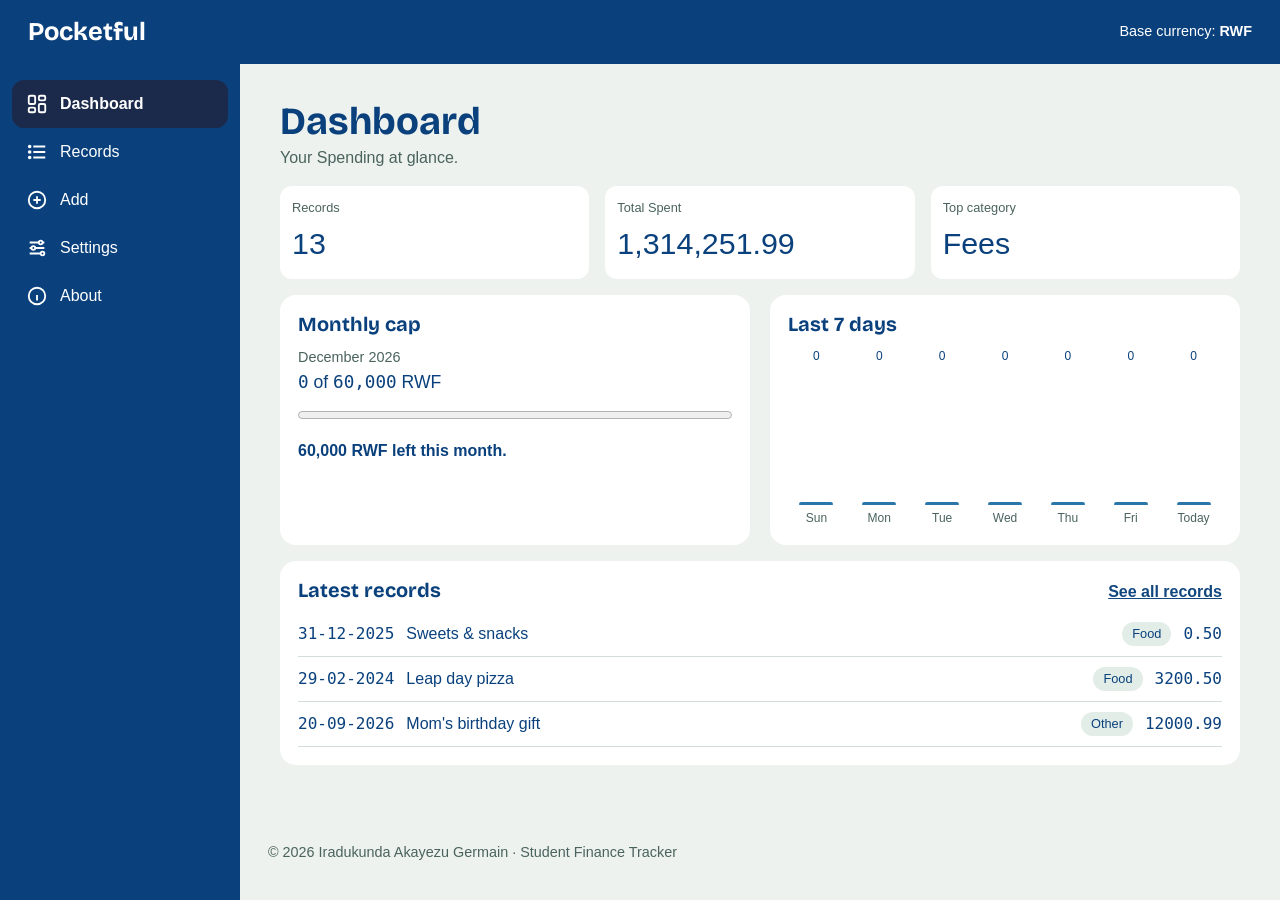
<file: index.html>
<!DOCTYPE html>
<html lang="en">
<head>
    <meta charset="UTF-8">
    <meta name="viewport" content="width=device-width, initial-scale=1.0">
    <title>Pocketful | Student Finance Tracker</title>
    <meta name="theme-color" content="#023e8a">
    <link rel="icon" href="data:image/svg+xml,%3Csvg xmlns='http://www.w3.org/2000/svg' viewBox='0 0 32 32'%3E%3Crect width='32' height='32' rx='8' fill='%230B1D3A'/%3E%3Ctext x='16' y='23' font-size='20' font-family='Arial' font-weight='700' text-anchor='middle' fill='%23A5F3E8'%3EP%3C/text%3E%3C/svg%3E">
    <link rel="preconnect" href="https://fonts.googleapis.com">
    <link rel="preconnect" href="https://fonts.gstatic.com" crossorigin>
    <link href="https://fonts.googleapis.com/css2?family=Bricolage+Grotesque:opsz,wght@12..96,200..800&family=Inter:ital,opsz,wght@0,14..32,100..900;1,14..32,100..900&family=Montserrat:ital,wght@0,100..900;1,100..900&family=Poppins:ital,wght@0,100;0,200;0,300;0,400;0,500;0,600;0,700;0,800;0,900;1,100;1,200;1,300;1,400;1,500;1,600;1,700;1,800;1,900&family=Roboto:ital,wght@0,100..900;1,100..900&display=swap" rel="stylesheet">
    <link rel="stylesheet" href="styles/main.css">
</head>
<body>
    <header class="site-header">
        <h1 class="brand">Pocketful</h1>
        <p class="header-note">Base currency: <strong id="base-currency-label">RWF</strong></p>
    </header>

    <nav class="site-nav" aria-label="main">
        <ul>
             <li>
                <a href="#dashboard">
                    <svg viewBox="0 0 24 24" aria-hidden="true"><rect x="3" y="3" width="7" height="9" rx="1.5"></rect><rect x="14" y="3" width="7" height="5" rx="1.5"></rect><rect x="14" y="12" width="7" height="9" rx="1.5"></rect><rect x="3" y="16" width="7" height="5" rx="1.5"></rect></svg>
                    <span>Dashboard</span>
                </a>
            </li>

            <li>
                <a href="#records">
                    <svg viewBox="0 0 24 24" aria-hidden="true"><path d="M8 6h13M8 12h13M8 18h13"></path><circle cx="4" cy="6" r="1"></circle><circle cx="4" cy="12" r="1"></circle><circle cx="4" cy="18" r="1"></circle></svg>
                    <span>Records</span>
                </a>
            </li>

            <li>
                <a href="#form">
                    <svg viewBox="0 0 24 24" aria-hidden="true"><circle cx="12" cy="12" r="9"></circle><path d="M12 8v8M8 12h8"></path></svg>
                    <span>Add</span>
                </a>
            </li>

            <li>
                <a href="#settings">
                    <svg viewBox="0 0 24 24" aria-hidden="true"><path d="M4 6h10M18 6h2M4 12h2M10 12h10M4 18h12"></path><circle cx="16" cy="6" r="2"></circle><circle cx="8" cy="12" r="2"></circle><circle cx="18" cy="18" r="2"></circle></svg>
                    <span>Settings</span>
                </a>
            </li>

            <li>
                    <a href="#about">
                    <svg viewBox="0 0 24 24" aria-hidden="true"><circle cx="12" cy="12" r="9"></circle><path d="M12 11v6M12 7.5v.01"></path></svg>
                    <span>About</span>
                </a>
            </li>
        </ul>
    </nav>





<!-- ========== DASHBOARD ========== -->

    <main id="main" tabindex="-1">
        <p id="app-notice" class="status has-error" role="status"></p>
        <section id="dashboard" aria-labelledby="dashboard-title">
            <h2 id="dashboard-title">Dashboard</h2>
            <p class="lead">Your Spending at glance.</p>

            <dl class="stats">
                <div class="stat">
                    <dt>Records</dt>
                    <dd id="stat-count">0</dd>
                </div>
                <div class="stat">
                    <dt>Total Spent</dt>
                    <dd id="stat-sum">0</dd>
                    <dd id="stat-converted" class="stat-note"></dd>
                </div>
                <div class="stat">
                    <dt>Top category</dt>
                    <dd id="stat-top">None yet</dd>
                </div>
            </dl>

            <div class="dash-grid">
                <div class="card cap" id="cap-card" data-state="calm">
                    <h3 id="cap-title">Monthly cap</h3>
                    <p id="cap-month" class="hint"></p>
                    <p class="cap-numbers"><span id="cap-spent" class="mono">0</span> of <span id="cap-limit" class="mono">60,000</span> RWF</p>
                    <progress class="meter" id="cap-meter" max="100" value="0" aria-labelledby="cap-title">0%</progress>
                    <p id="cap-message-polite" class="cap-message" aria-live="polite"></p>
                    <p id="cap-message-assertive" class="cap-message" aria-live="assertive"></p>
                </div>

                <div class="card">
                    <h3>Last 7 days</h3>
                    <ol class="bars" id="trend" aria-label="Spending for each the last 7 days">
                        <li><span class="bar-value">0</span><span class="bar-track"><span class="bar" style="--h: 0%"></span></span><span class="bar-day">Day 1</span></li>
                        <li><span class="bar-value">0</span><span class="bar-track"><span class="bar" style="--h: 0%"></span></span><span class="bar-day">Day 2</span></li>
                        <li><span class="bar-value">0</span><span class="bar-track"><span class="bar" style="--h: 0%"></span></span><span class="bar-day">Day 3</span></li>
                        <li><span class="bar-value">0</span><span class="bar-track"><span class="bar" style="--h: 0%"></span></span><span class="bar-day">Day 4</span></li>
                        <li><span class="bar-value">0</span><span class="bar-track"><span class="bar" style="--h: 0%"></span></span><span class="bar-day">Day 5</span></li>
                        <li><span class="bar-value">0</span><span class="bar-track"><span class="bar" style="--h: 0%"></span></span><span class="bar-day">Day 6</span></li>
                        <li><span class="bar-value">0</span><span class="bar-track"><span class="bar" style="--h: 0%"></span></span><span class="bar-day">Today</span></li>
                    </ol>
                </div>
            </div>

            <div class="card">
                <div class="card-head">
                    <h3>Latest records</h3>
                    <a href="#records">See all records</a>
                </div>
                <ul class="latest" id="latest-list">
                    <li class="empty">No records yet. Add your first expense.</li>
                </ul>
            </div>
        </section>





        <!-- ========= Records ========= -->
         <section id="records" aria-labelledby="records-title">
            <h2 id="records-title">Records</h2>
            <p class="lead">Find anything</p>

            <div class="card toolbar" role="search" aria-label="Search and sort records">
                <div class="field grow">
                    <label for="search-input">Search</label>
                    <input type="text" id="search-input" placeholder="Coffee" autocomplete="off" spellcheck="false" aria-labelledby="search-help search-status">
                </div>
                <div class="field">
                    <label for="sort-select">Sort by</label>
                    <select id="sort-select">
                        <option value="date-desc">Date, newest first</option>
                        <option value="date-asc">Date, oldest first</option>
                        <option value="description-asc">Description A to Z</option>
                        <option value="description-desc">Description Z to A</option>
                        <option value="amount-desc">Amount, high to low</option>
                        <option value="amount-asc">Amount, low to high</option>
                    </select>
                </div>
                
                <label class="check">
                    <input type="checkbox" id="search-case" checked>
                    <span>Ignore case</span>
                </label>
                <p id="search-help" class="hint">Try <code>coffee, bus</code></p>
                <p id="search-status" class="status" role="status"></p>
            </div>

            <div class="table-wrap">
                <table class="records-table">
                    <caption class="sr-only">Your expenses</caption>
                    <thead>
                        <tr>
                            <th scope="col">Date</th>
                            <th scope="col">Description</th>
                            <th scope="col">Category</th>
                            <th scope="col" class="num">Amount</th>
                            <th scope="col" class="actions-head">Actions</th>
                        </tr>
                    </thead>

                    <tbody id="records-body"></tbody>
                </table>
            </div>
            <p id="records-status" class="status" role="status"></p>
         </section>




         <!-- ============ ADD/EDIT FORM ============ -->

         <section id="form" aria-labelledby="form-title">
            <h2 id="form-title">Add expense</h2>
            <p class="lead">Every field is checked as you type.</p>

            <form class="card form-grid" id="record-form" novalidate>
                <input type="hidden" id="record-id">

                <div class="field span-2">
                    <label for="description">Description</label>
                    <input type="text" id="description" autocomplete="off" aria-describedby="description-hint description-error">
                    <p id="description-hint" class="hint">No spaces at the start or end.</p>
                    <p id="description-error" class="error" aria-live="polite"></p>
                </div>

                <div class="field">
                    <label for="amount"> Amount <span class="currency-label">RWF</span></label>
                    <input type="text" id="amount" inputmode="decimal" autocomplete="off" aria-describedby="amount-hint amount-error">
                    <p id="amount-hint" class="hint">Numbers only up to 2 decimals.</p>
                    <p id="amount-error" class="error" aria-live="polite"></p>
                </div>

                <div class="field">
                    <label for="date">Date</label>
                    <input type="text" id="date" inputmode="numeric" placeholder="DD-MM-YYYY" autocomplete="off" aria-describedby="date-hint date-error">
                    <p id="date-hint" class="hint">Format: DD-MM-YYYY</p>
                    <p id="date-error" class="error" aria-live="polite"></p>
                </div>

                <div class="field span-2">
                    <label for="category">Category</label>
                    <input type="text" id="category" list="category-options" autocomplete="off" aria-describedby="category-hint category-error">
                    <datalist id="category-options">
                        <option value="Food"></option>
                        <option value="Drink"></option>
                        <option value="Books"></option>
                        <option value="Transport"></option>
                        <option value="Entertainment"></option>
                        <option value="Fees"></option>
                        <option value="other"></option>
                    </datalist>
                    <p id="category-hint" class="hint">Letters, spaces and hyphens only.</p>
                    <p id="category-error" class="error" aria-live="polite"></p>
                </div>

                <div class="form-actions span-2">
                    <button type="submit" class="btn btn-primary" id="save-btn">Save expense</button>
                    <button type="reset" class="btn btn-outline" id="cancel-btn">Cancel</button>
                </div>
                <p id="form-status" class="status span-2" role="status"></p>
            </form>
         </section>




         <!-- ============ SETTINGS ============ -->

         <section id="settings" aria-labelledby="settings-title">
            <h2 id="settings-title">Settings</h2>
            <p class="lead">Everything saves on this device as you change it.</p>

            <div class="settings-grid">
                <div class="card">
                    <h3>Monthly cap</h3>
                    <div class="field">
                        <label for="cap-input">Most you want to spend <span class="curreny-label">RWF</span></label>
                        <input type="text" id="cap-input" inputmode="decimal" value="60000" autocomplete="off" aria-describedby="cap-input-error">
                        <p id="cap-input-error" class="error" aria-live="polite"></p>
                    </div>
                </div>

                <div class="card">
                    <h3>Currencies</h3>
                    <p class="base-currency">Base Currency: <strong class="mono">RWF</strong></p>
                    <fieldset class="rates">
                        <legend>Exchange rates (you type them)</legend>
                        <div class="rate-row">
                            <label for="rate-usd">1 USD =</label>
                            <input type="text" id="rate-usd" inputmode="decimal" placeholder="Your rate" autocomplete="off" aria-describedby="rate-usd-unit rate-usd-error">
                            <span id="rate-usd-unit">RWF</span>
                        </div>

                        <p id="rate-usd-error" class="error" aria-live="polite"></p>
                        <div class="rate-row">
                            <label for="rate-eur">1 EUR =</label>
                            <input type="text" id="rate-eur" inputmode="decimal" placeholder="Your rate" autocomplete="off" aria-describedby="rate-eur-unit rate-eur-error">
                            <span id="rate-eur-unit">RWF</span>
                        </div>
                        <p id="rate-eur-error" class="error" aria-live="polite"></p>
                    </fieldset>
                </div>

                <div class="card">
                    <h3>Categories</h3>
                    <ul class="chips" id="category-list"></ul>

                    <div class="add-category">
                        <div class="field grow">
                            <label for="new-category">New category</label>
                            <input type="text" id="new-category" placeholder="Letters, spaces and hyphens" autocomplete="off" aria-describedby="new-category-error">
                        </div>
                        <button type="button" class="btn btn-primary" id="add-category-btn">Add</button>
                    </div>
                    <p id="new-category-error" class="error" aria-live="polite"></p>
                    <p id="category-status" class="status" role="status"></p>
                </div>

                <div class="card">
                    <h3>Your data</h3>
                    <div class="button-row">
                        <button type="button" class="btn btn-outline" id="export-btn">Export JSON</button>
                        <button type="button" class="btn btn-danger-outline" id="reset-btn">Reset everything</button>
                    </div>
                    
                    <div class="field">
                        <label for="import-file">Import JSON file</label>
                        <input type="file" id="import-file" accept=".json,application/json">
                    </div>
                    <p id="data-status" class="status" role="status"></p>
                    <label class="check">
                        <input type="checkbox" id="theme-toggle" role="switch">
                        <span>Dark mode</span>
                    </label>
                </div>

            </div>
         </section>




         <!-- ============ ABOUT ============ -->

         <section id="about" aria-labelledby="about-title">
            <h2 id="about-title">About</h2>
            <div class="card">
                <p>Pocketful is student based finance tracker, where students are be able to monitor and manage their daily spendings. The app is built with plain HTML, CSS, and JavaScript no further frameworks are used.</p>
                <p>This app usually allows students to track the outflow of their money through recording every expense they spend on. Not only it records expenses, but also helps in making financial decisions. It suits well students and non-students users. <br><br> Everyone is welcome to use it. </p>

                <h3>Contact</h3>
                <ul class="contact">
                    <li>GitHub: <a href="https://github.com/akagermain" target="_blank">akagermain</a></li>
                    <li>Email: <a href="mailto:" target="_blank">g.iradukund2@alustudent.com</a></li>
                </ul>
            </div>
         </section>
    </main>




    <footer class="site-footer">
        <p>&copy; 2026 Iradukunda Akayezu Germain &middot; Student Finance Tracker</p>
    </footer>

    <div id="toast" class="toast" aria-hidden="true"></div>

    <dialog id="delete-dialog" aria-labelledby="delete-title">
        <form method="dialog">
            <h3 id="delete-title">Delete this record?</h3>
            <p id="delete-text"></p>
            <div class="form-actions">
                <button type="submit" value="confirm" class="btn btn-danger-outline">Yes, delete</button>
                <button type="submit" value="Cancel" class="btn btn-outline">Keep it</button>
            </div>
        </form>
    </dialog>

    <dialog id="confirm-dialog" aria-labelledby="confirm-title">
        <form method="dialog">
            <h3 id="confirm-title"></h3>
            <p id="confirm-text"></p>
            <div class="form-actions">
                <button type="submit" value="confirm" id="confirm-yes" class="btn btn-danger-outline"></button>
                <button type="submit" value="cancel" class="btn btn-outline">Cancel</button>
            </div>
        </form>
    </dialog>

    <script type="module" src="./scripts/main.js"></script>


</body>
</html>
</file>
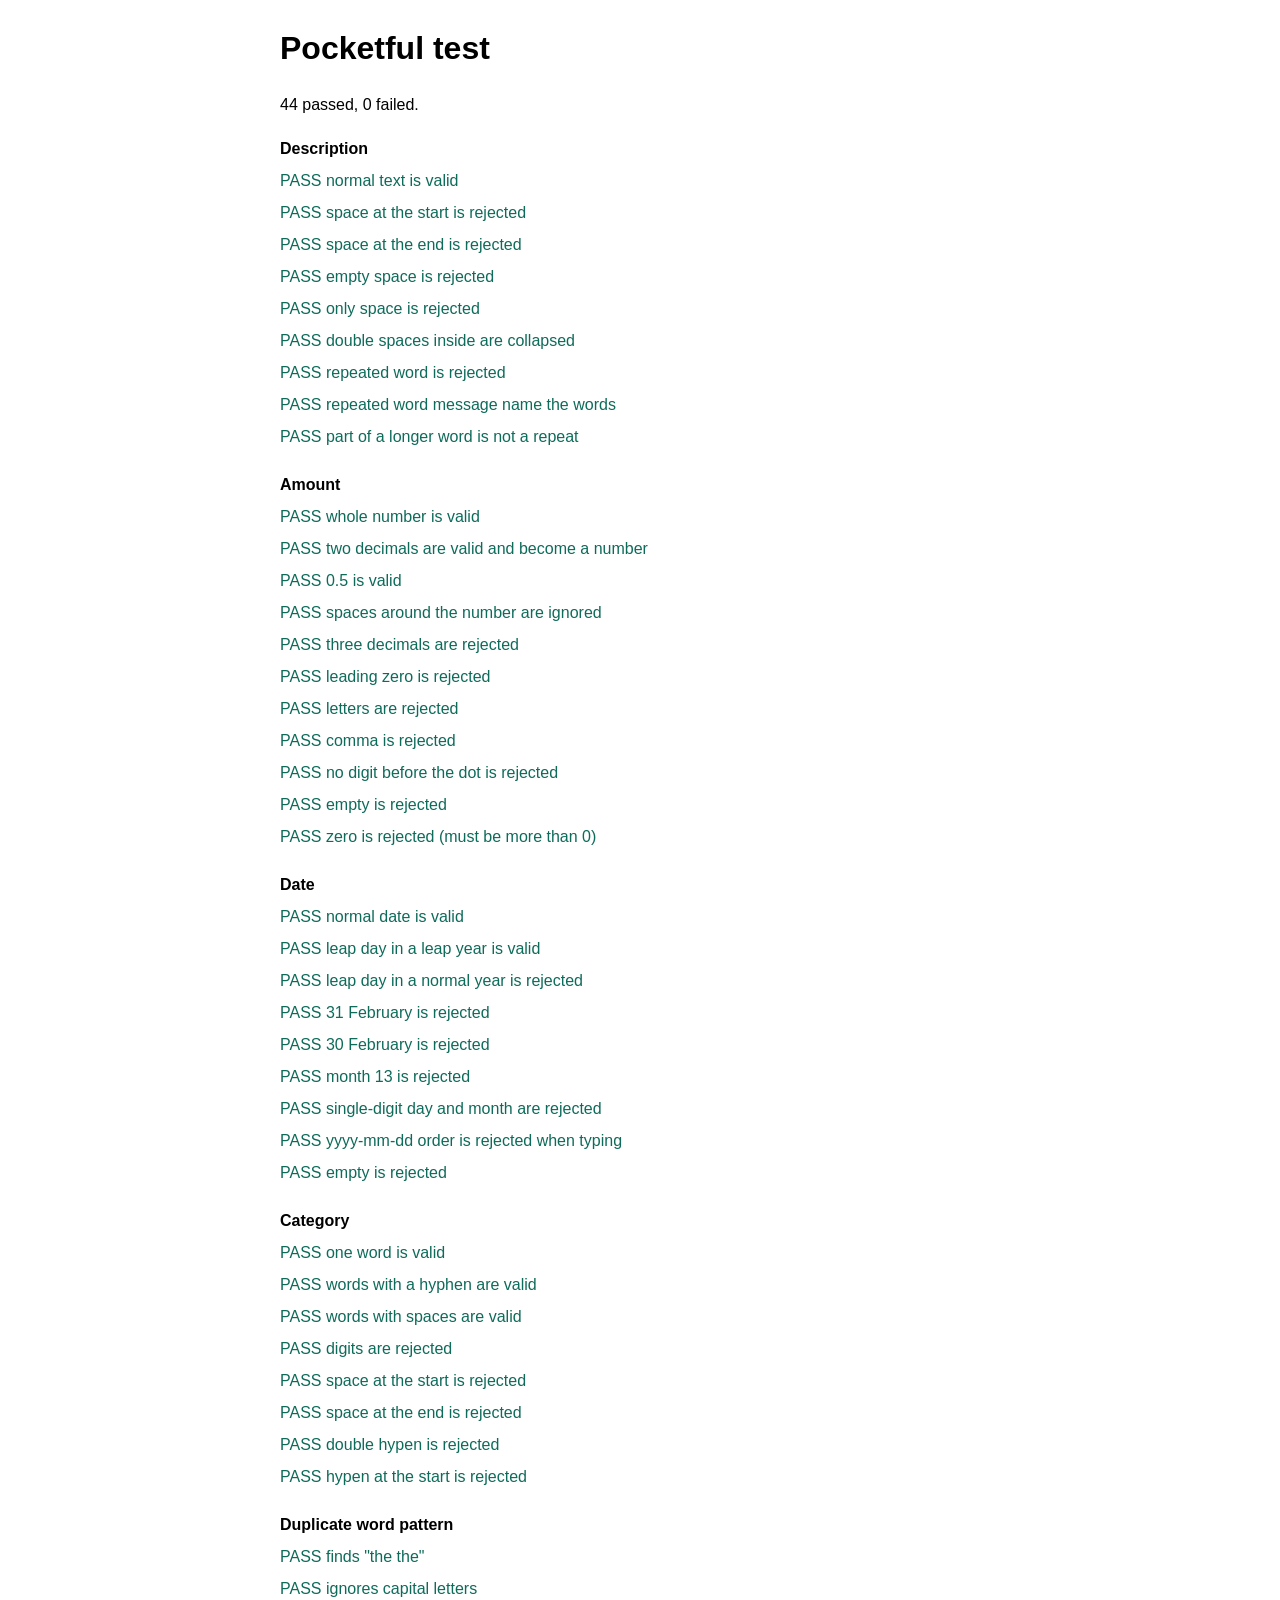
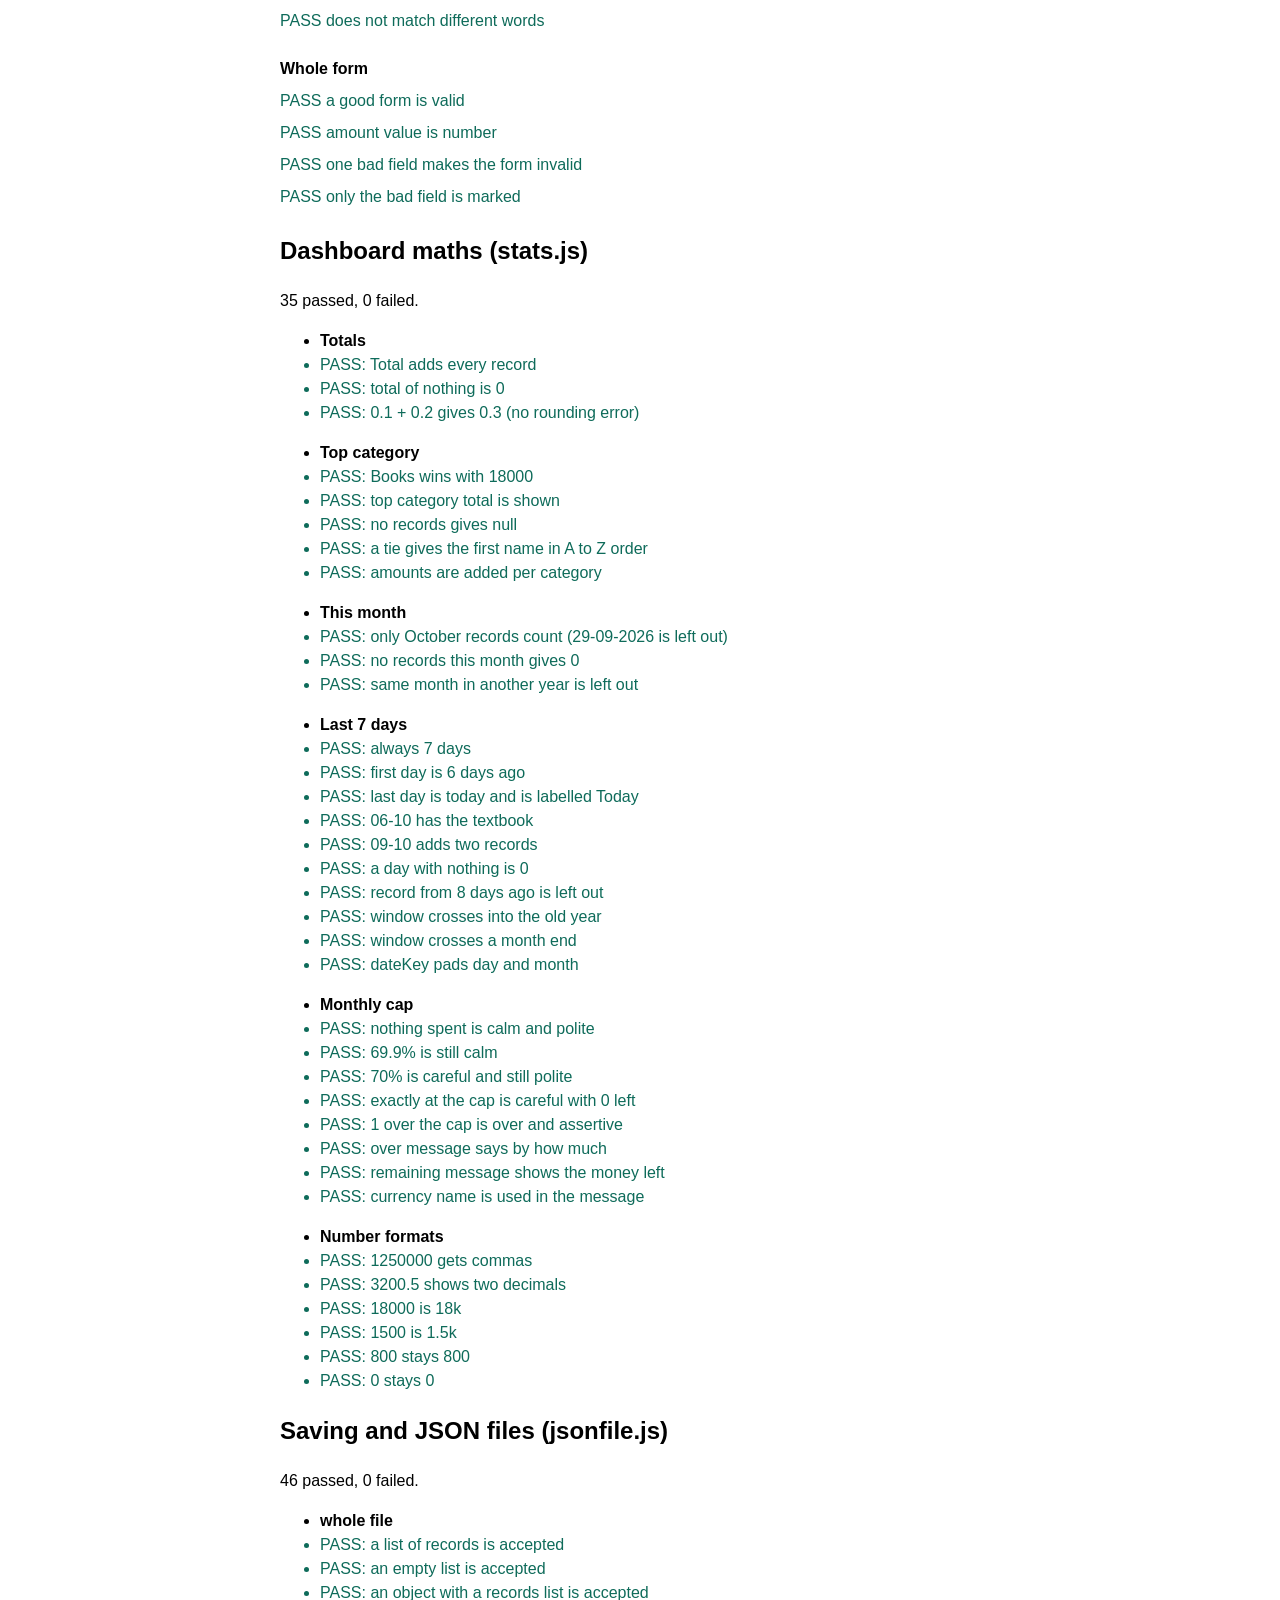
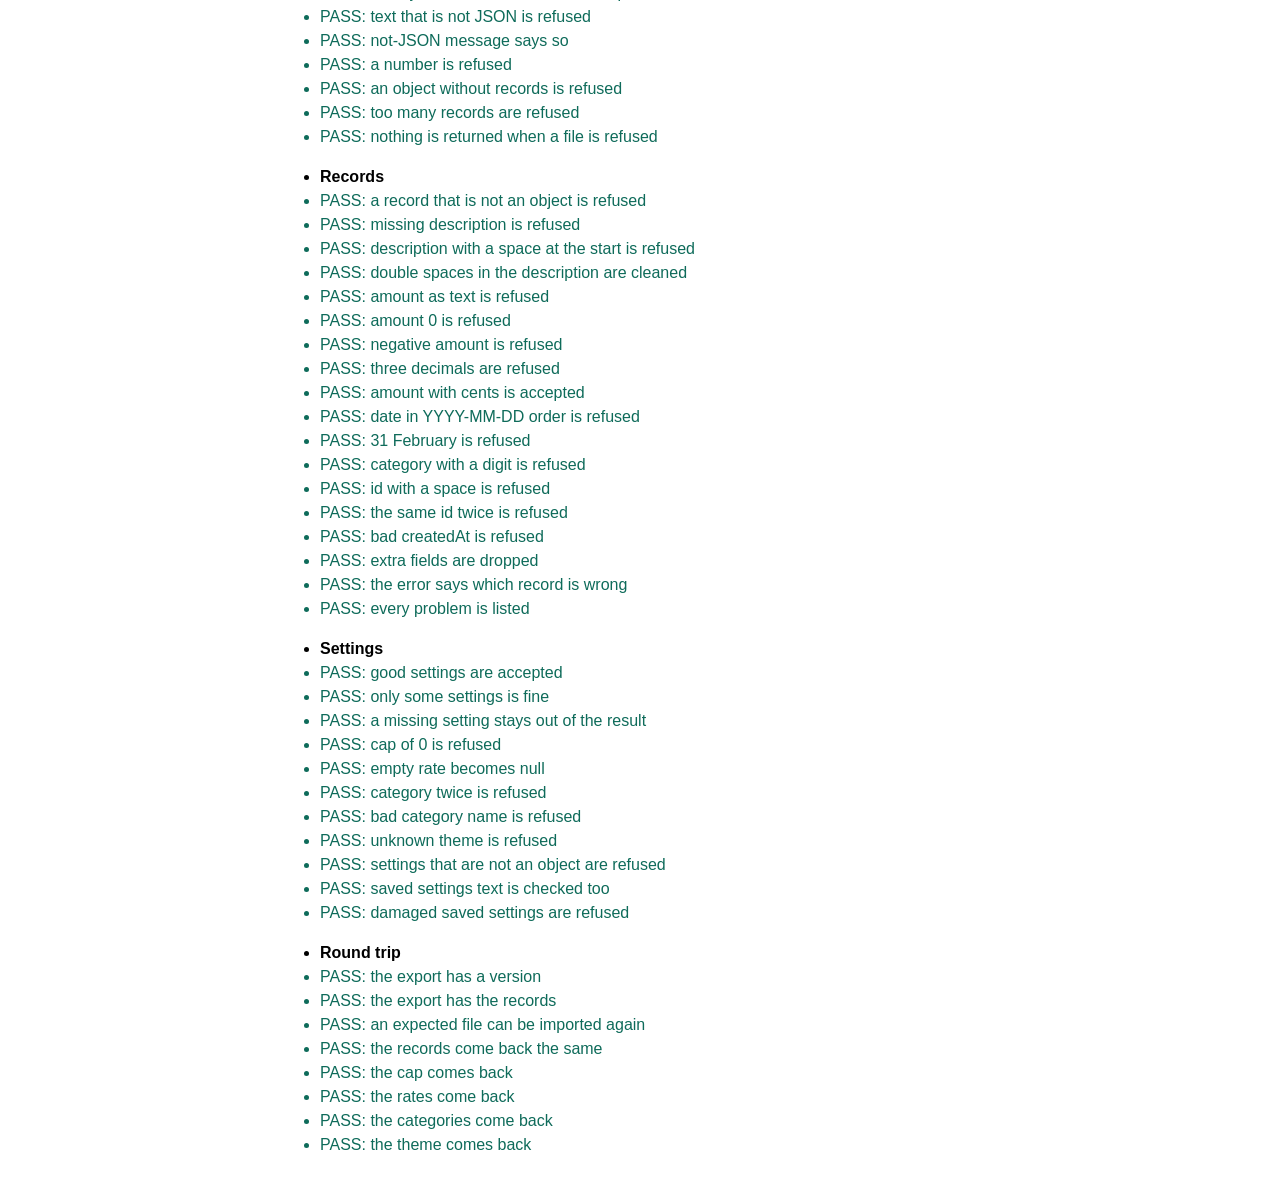
<file: test.html>
<!DOCTYPE html>
<html lang="en">
<head>
    <meta charset="UTF-8">
    <meta name="viewport" content="width=device-width, initial-scale=1.0">
    <title>Pocketful tests</title>
    <style>
        body {
            font-family: Arial, Helvetica, sans-serif;
            max-width: 720px;
            margin: 24px auto;
            padding: 0 16px;
            line-height: 1.5;
        }

        #results {
            list-style: none;
            padding: 0;
        }

        #results li {
            padding: 4px 0;
        }

        .group {
            margin-top: 16px;
            font-weight: bold;
        }

        .pass {
            color: #0e6b5a;
        }

        .fail {
            color: #a4261f;
            font-weight: bold;
        }
    </style>
</head>
<body>
    <main>
        <h1>Pocketful test</h1>
        <p id="summary" role="status">Running tests</p>
        <ul id="results"></ul>

        <h2>Dashboard maths (stats.js)</h2>
        <p id="stats-summary" role="status"> Running tests....</p>
        <ul id="stats-results"></ul>

        <h2>Saving and JSON files (jsonfile.js)</h2>
        <p id="data-summary" role="status">Running tests...</p>
        <ul id="data-results"></ul>
    </main>

    <script type="module" src="tests/validators.test.js"></script>
    <script type="module" src="tests/stats.test.js"></script>
    <script type="module" src="tests/jsonfile.test.js"></script>
</body>
</html>
</file>
<file: styles/main.css>
:root {
    --dark: #0a417d;
    --grey: #4a635e;
    --light: #eef2ee;
    --green: #2a76a9;
    --green-dark: #11477f;
    --amber: #f2a33a;
    --red: #d6453d;
    --red-dark: #a4261f;
}

* {
    box-sizing: border-box;
}

html {
    scroll-behavior: smooth;
}

body {
    margin: 0;
    background: var(--light);
    color: var(--dark);
    font-family: "Instrument Sans", sans-serif;
    line-height: 1.5;
}

h1, h2, h3 {
    margin: 0;
    font-family: "Bricolage Grotesque", sans-serif;
    line-height: 1.1;
}

h2 {
    font-size: 2rem;
}

h3 {
    font-size: 1.25rem;
}

p {
    margin: 0 0 12px;
}

a {
    color: var(--green-dark);
    font-weight: 600;
}

code {
    background: #e3ede8;
    padding: 1px 6px;
    border-radius: 6px;
}

.mono {
    font-family: "IBM Plex Mono", monospace;
}

.sr-only {
    position: absolute;
    width: 1px;
    height: 1px;
    overflow: hidden;
    clip: rect(0, 0, 0, 0);
}

:focus-visible {
    outline: 3px solid #1f5fbf;
    outline-offset: 2px;
}

.skip-link {
    position: absolute;
    top: -80px;
    left: 12px;
    background: white;
    color: var(--dark);
    padding: 12px 16px;
    border-radius: 12px;
}

.skip-link:focus {
    top: 12px;
}

.site-header {
    display: flex;
    justify-content: space-between;
    align-items: center;
    background: var(--dark);
    color: white;
    position: sticky;
    top: 0;
    z-index: 20;
    height: 64px;
    padding: 0 16px;
}

.brand {
    font-size: 1.6rem;
}

.header-note {
    margin: 0;
    font-size: 0.9rem;
}

.site-nav {
    position: fixed;
    bottom: 0;
    left: 0;
    right: 0;
    height: 72px;
    background: var(--dark);
}

.site-nav ul {
    display: flex;
    height: 100%;
    margin: 0;
    padding: 0;
    list-style: none;
}

.site-nav li {
    flex: 1;
}

.site-nav a {
    display: flex;
    flex-direction: column;
    align-items: center;
    justify-content: center;
    height: 100%;
    color: white;
    font-size: 0.75rem;
    font-weight: 500;
    text-decoration: none;
    transition: background-color 0.2s;
}

.site-nav a:hover {
    background: #2a76a9;
}

.site-nav svg {
    width: 22px;
    height: 22px;
    fill: none;
    stroke: currentColor;
    stroke-width: 2;
}

.site-nav :focus-visible {
    outline-color: #7fe0c8;
    outline-offset: -4px;
}

main {
    padding: 20px 16px 100px;
}

main:focus {
    outline: none;
}

main > section {
    margin-bottom: 40px;
    scroll-margin-top: 80px;
}

.lead {
    margin: 4px 0 16px;
    color: var(--grey);
}

.site-footer {
    padding: 0 16px 100px;
    color: var(--grey);
    font-size: 0.9rem;
}

.card {
    background: white;
    border-radius: 16px;
    padding: 18px;
    margin-bottom: 16px;
    animation: fade-in 0.4s;
}

.card h3 {
    margin-bottom: 12px;
}

.card-head {
    display: flex;
    justify-content: space-between;
    align-items: baseline;
    margin-bottom: 8px;
}

.card-head h3 {
    margin: 0;
}

@keyframes fade-in {
    from {opacity: 0; }
    to {opacity:1 ; }
}

.btn {
    min-height: 48px;
    padding: 0 22px;
    border: 1.5px solid transparent;
    border-radius: 12px;
    font: inherit;
    font-weight: 600;
    cursor: pointer;
    transition: background-color 0.2s;
}

.btn-primary {
    background: var(--dark);
    color: white;
}

.btn-primary:hover {
    background: #2a76a9;
}

.btn-outline {
    background: transparent;
    color: var(--dark);
    border-color: var(--dark);
}

.btn-outline:hover {
    background: #e3e5ed;
}

.btn-danger {
    background: transparent;
    color: var(--red-dark);
    text-decoration: none;
    border: 1.5px solid;
    border-radius: 12px;
}

.btn-danger:hover {
    background: #ede3e5;
}



.btn-danger-outline {
    background: transparent;
    color: var(--red-dark);
    border-color: var(--red-dark);
}

.btn-danger-outline:hover {
    background: #ede3e5;
}

.btn-small {
    min-height: 44px;
    padding: 0 14px;
    font-size: 0.9rem;
}

.field {
    display: grid;
    gap: 6px;
    margin-bottom: 14px;
}

.field > label,
legend {
    font-size: 0.9rem;
    font-weight: 600;
}

input[type="text"],
input[type="file"],
select {
    width: 100%;
    min-height: 48px;
    padding: 0 14px;
    border: 1.5px solid #6b8780;
    border-radius: 12px;
    background: white;
    color: var(--dark);
    font: inherit;
}

input[type="file"] {
    padding: 10px 14px;
}

input[aria-invalid="true"] {
    border: 2px solid var(--red-dark);
}

.hint,
.status {
    margin: 0;
    font-size: 0.9rem;
    color: var(--grey);
}

.status {
    min-height: 1.4rem;
    font-weight: 600;
    color: var(--green-dark);
}

.error {
    margin: 0;
    min-height: 1.3rem;
    font-size: 0.9rem;
    color: var(--red-dark);
}

.check {
    display: flex;
    align-items: center;
    gap: 10px;
    min-height: 44px;
}

.check input {
    width: 20px;
    height: 20px;
    margin: 0;
}

.form-actions, 
.button-row {
    display: flex;
    flex-wrap: wrap;
    gap: 10px;
    margin-bottom: 14px;
}

fieldset {
    margin: 0;
    padding: 0;
    border: 0;
}

.rate-row {
    display: flex;
    align-items: center;
    gap: 10px;
    margin-top: 10px;
}

.rate-row label {
    width: 70px;
}

.stats {
    display: flex;
    gap: 10px;
    margin: 0 0 16px;
}

.stat {
    flex: 1;
    min-width: 0;
    background: white;
    border-radius: 12px;
    padding: 12px;
}

.stat dt {
    font-size: 0.8rem;
    color: var(--grey);
}

.stat dd {
    margin: 4px 0 0;
    font-family: "IBM Plex Mono", sans-serif;
    font-size: 1.2rem;
    overflow-wrap: anywhere;
}

.cap progress {
    width: 100%;
    height: 16px;
    margin-bottom: 12px;
    accent-color: var(--green);
}

.cap[data-state="careful"] progress {
    accent-color: var(--amber);
}

.cap[data-state="over"] progress {
    accent-color: var(--red);
}

.cap-numbers {
    font-size: 1.1rem;
}

.cap-message {
    margin: 0;
    min-height: 1.4rem;
    font-weight: 600;
}

.bars {
    display: flex;
    gap: 6px;
    height: 180px;
    margin: 0;
    padding: 0;
    list-style: none;
}

.bars li {
    flex: 1;
    display: flex;
    flex-direction: column;
    align-items: center;
    gap: 4px;
}

.bar-value,
.bar-day {
    font-size: 0.75rem;
}

.bar-day {
    color: var(--grey);
}

.bar-track {
    flex: 1;
    width: 100%;
    display: flex;
    align-items: flex-end;
    justify-content: center;
}

.bar {
    width: 100%;
    max-width: 34px;
    height: var(--h);
    min-height: 3px;
    background: var(--green);
    border-radius: 6px 6px 2px 2px;
    transition: height 0.5s;
}

.latest {
    margin: 0;
    padding: 0;
    list-style: none;
}

.latest li {
    padding: 10px 0;
    border-bottom: 1px solid #d3ddd7;
}

.empty {
    color: var(--grey);
}

mark {
    background: #ffe08a;
    color: var(--dark);
}

.chip {
    display: inline-block;
    padding: 2px 10px;
    border-radius: 999px;
    background: #e3ede8;
    font-size: 0.8rem;
}

.num {
    text-align: right;
}

.records-table,
.records-table tbody,
.records-table tr,
.records-table td {
    display: block;
}

.records-table thead {
    position: absolute;
    width: 1px;
    height: 1px;
    overflow: hidden;
    clip: rect(0, 0, 0, 0);
}

.records-table tr {
    background: white;
    border-radius: 16px;
    border-top: 4px dashed #a9bdb4;
    padding: 8px 14px;
    margin-bottom: 12px;
}

.records-table td {
    display: flex;
    justify-content: space-between;
    align-items: center;
    padding: 6px 0;
}

.records-table td::before {
    content: attr(data-label);
    font-size: 0.85rem;
    font-weight: 600;
    color: var(--grey);
}

.records-table td.actions {
    justify-content: flex-end;
}

.records-table td.actions::before {
    content: none;
}

.chips {
    display: flex;
    flex-wrap: wrap;
    gap: 8px;
    margin: 0 0 14px;
    padding: 0;
    list-style: none;
}

.chips li {
    display: flex;
    align-items: center;
    padding: 0 4px 0 14px;
    min-height: 44px;
    border-radius: 999px;
    background: #e3ede8;
}

.chip-remove {
    width: 44px;
    height: 44px;
    border: 0;
    background: transparent;
    font-size: 1.2rem;
    cursor: pointer;
}

.add-category {
    display: flex;
    align-items: flex-end;
    gap: 10px;
}

.add-category .field {
    margin-bottom: 0;
}

.grow {
    flex: 1;
}

.contact {
    margin: 0;
    padding-left: 20px;
}



@media (min-width: 768px) {
    
    body {
        display: grid;
        grid-template-columns: 220px 1fr;
        grid-template-areas:
            "header header"
            "nav main"
            "nav footer";
        grid-template-rows: auto 1fr auto;
        min-height: 100vh;
    }

    .site-header {
        grid-area: header;
        padding: 0 28px;
    }

    .site-nav {
        grid-area: nav;
        position: static;
        height: auto;
    }

    main {
        grid-area: main;
        padding: 28px;
    }

    .site-footer {
        grid-area: footer;
        padding: 0 28px 24px;
    }

    .site-nav ul {
        display: block;
        padding: 16px 12px;
        position: sticky;
        top: 64px;
        height: auto;
    }

    .site-nav a {
        flex-direction: row;
        justify-content: flex-start;
        gap: 12px;
        height: 48px;
        padding: 0 14px;
        border-radius: 12px;
        font-size: 1rem;
    }

    h2 {
        font-size: 2.4rem;
    }

    .records-table {
        display: table;
        width: 100%;
        background: white;
        border-radius: 16px;
        border-collapse: collapse;
    }

    .records-table thead {
        display: table-header-group;
        position: static;
        width: auto;
        height: auto;
        overflow: visible;
        clip: auto;
    }

    .records-table tbody {
        display: table-row-group;
    }

    .records-table tr {
        display: table-row;
        border-top: 0;
        border-bottom: 1px solid #d3ddd7;
    }

    .records-table th {
        padding: 14px 12px;
        text-align: left;
        font-size: 0.9rem;
        border-bottom: 2px solid var(--dark);
    }

    .records-table th.num {
        text-align: right;
    }

    .records-table td {
        display: table-cell;
        padding: 12px;
    }

     .records-table td::before {
        content: none;
    }

    .records-table td.actions {
        text-align: right;
    }

    .records-table th.actions-head {
        text-align: right;
    }

    .records-table td.actions .btn + .btn {
        margin-left: 8px;
    }

    .table-wrap {
        overflow-x: auto;
    }

    .toolbar {
        display: flex;
        flex-wrap: wrap;
        align-items: flex-end;
        gap: 12px 16px;
    }

    .toolbar .hint,
    .toolbar .status {
        width: 100%;
    }

    .form-grid {
        display: grid;
        grid-template-columns: 1fr 1fr;
        gap: 4px 20px;
    }

    .span-2 {
        grid-column: 1 / -1;
    }

    .stats {
        gap: 16px;
    }

    .stat dd {
        font-size: 1.6rem;
    }
    
}


@media (min-width: 1024px) {
    
    body {
        grid-template-columns: 240px 1fr;
    }

    main {
        padding: 36px 40px;
    }

    .dash-grid {
        display: flex;
        gap: 20px;
    }

    .dash-grid .card {
        flex: 1;
    }

    .settings-grid {
        display: grid;
        grid-template-columns: 1fr 1fr;
        gap: 0 20px;
        align-items: start;
    }

    .stat dd {
        font-size: 1.9rem;
    }
}


dialog {
    width: calc(100% - 32px);
    max-width: 420px;
    padding: 24px;
    border: 0;
    border-radius: 16px;
    color: var(--dark);
}

dialog::backdrop {
    background: rgba(16, 48, 43, 0.6);
}

dialog h3 {
    margin-bottom: 8px;
}

.records-table .empty-row td {
    justify-content: center;
    padding: 16px 0;
    color: var(--grey);
}

.records-table td.actions {
    flex-wrap: wrap;
    gap: 8px;
}

.records-table td .edit-input {
    width: auto;
    flex: 1;
    min-width: 0;
    min-height: 44px;
    margin-left: 12px;
    padding: 0 10px;
}

.records-table td .error {
    width: 100%;
    text-align: right;
}


@media (min-width: 768px) {
    .records-table td .edit-input {
        width: 100%;
        margin-left: 0;
    }

    .records-table td .error {
        text-align: left;
    }

    .records-table .empty-row td {
        text-align: center;
    }
}

.cap[data-state="careful"] .cap-message {
    color: #6b4000;
}

.Cap[data-state="over"] .cap-message {
    color: var(--red-dark);
}

.latest li {
    display: flex;
    flex-wrap: wrap;
    align-items: center;
    gap: 4px 12px;
}

.latest-description {
    flex: 1;
    min-width: 120px;
}

#app-notice:empty {
    display: none;
}

.stat dd.stat-note {
    margin-top: 2px;
    font-size: 0.75rem;
    color: var(--grey);
}

.stat dd.stat-note:empty {
    display: none;
}

.base-currency  {
    margin: 0 0 12px;
}


:root[data-theme="dark"] {
    color-scheme: dark;
    --dark : #e8edf4;
    --light: #111827;
    --grey: #aab7c9;
    --green-dark: #7db8f0;
    --red-dark: #ff9a92;
}

:root[data-theme="dark"] .card,
:root[data-theme="dark"] .stat,
:root[data-theme="dark"] .records-table,
:root[data-theme="dark"] .records-table tr,
:root[data-theme="dark"] dialog,
:root[data-theme="dark"] input[type="text"],
:root[data-theme="dark"] input[type="file"],
:root[data-theme="dark"] select {
    background: #1e293b;
}

:root[data-theme="dark"] .site-header,
:root[data-theme="dark"] .site-nav {
    background: #0b2e59;
}

:root[data-theme="dark"] .btn-primary {
    background: #7db8f0;
    color: #111827;
}

:root[data-theme="dark"] .btn-primary:hover {
    background: #a5d0fa;
}

:root[data-theme="dark"] .btn-outline:hover,
:root[data-theme="dark"] code,
:root[data-theme="dark"] .chip,
:root[data-theme="dark"] .chips li  {
    background: #334155;
}

:root[data-theme="dark"] mark,
:root[data-theme="dark"] .skip-link {
    color: #0b2e59;
}

:root[data-theme="dark"] .cap[data-state="careful"] .cap-message {
    color: #f2c46b;
}

:root[data-theme="dark"] .latest li,
:root[data-theme="dark"] .records-table tr {
    border-bottom-color: #3b4b63;
}

:root[data-theme="dark"] :focus-visible {
    outline-color: #93c5fd;
}

.site-nav a[aria-current="page"] {
    background: #1b2a4a;
    border-top-color: #7fa6e0;
    font-weight: 600;
}

main > section[hidden] {
    display: none;
}

.toast {
    position: fixed;
    left: 16px;
    right: 16px;
    bottom: 88px;
    z-index: 60;
    max-width: 420px;
    margin: 0 auto;
    padding: 14px 18px;
    border-left: 6px solid #7fa6e0;
    border-radius: 12px;
    background: var(--dark);
    color: white;
    font-weight: 600;
    box-shadow: 0 6px 20px rgba(0, 0, 0, 0.25);
    opacity: 0;
    transform: translateY(12px);
    pointer-events: none;
    transition: opacity 0.3s, transform 0.3s;
}

.toast.show {
    opacity: 1;
    transform: none;
    pointer-events: auto;
    cursor: pointer;
}

:root[data-theme="dark"] .toast {
    color: #0f111d;
    border-left-color: #1f386f;
}

@media (min-width: 768px) {
    .toast {
        left: auto;
        right: 24px;
        bottom: 24px;
        margin: 0;
    }
}
</file>
